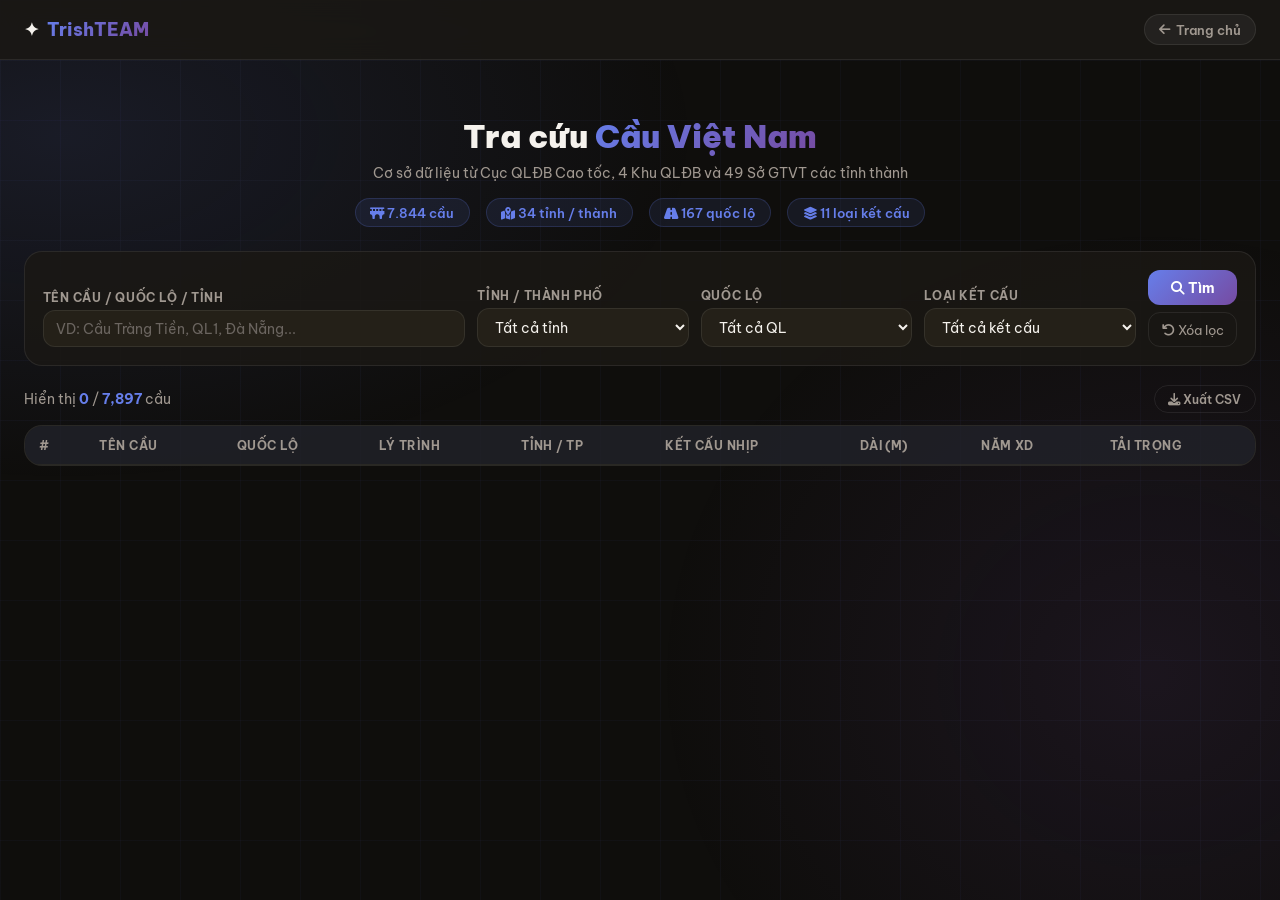
<file: bridges.html>
﻿<!DOCTYPE html>
<html lang="vi">
<head>
<meta charset="UTF-8">
    <meta http-equiv="Cache-Control" content="no-cache, no-store, must-revalidate">
    <meta http-equiv="Pragma" content="no-cache">
    <meta http-equiv="Expires" content="0">

<meta name="viewport" content="width=device-width, initial-scale=1.0">
<title>Tra cứu Cầu Việt Nam — TrishTeam</title>
<link href="https://fonts.googleapis.com/css2?family=Be+Vietnam+Pro:wght@400;500;600;700;800;900&display=swap&subset=vietnamese" rel="stylesheet">
<link rel="stylesheet" href="https://cdnjs.cloudflare.com/ajax/libs/font-awesome/6.4.0/css/all.min.css">
<style>
:root {
  --bg:#0f0e0c;--bg2:#1a1814;--bg3:#242018;--card:#1e1c18;
  --border:rgba(255,255,255,0.08);--border2:rgba(255,255,255,0.15);
  --text:#f5f2ed;--muted:#a09890;--hint:#6b6560;
  --accent:#667eea;--accent2:#764ba2;
  --grad:linear-gradient(135deg,#667eea,#764ba2);
  --green:#10b981;--red:#ef4444;--yellow:#f59e0b;
  --r:12px;--r2:18px;
}
*{box-sizing:border-box;margin:0;padding:0}
body{font-family:'Be Vietnam Pro',sans-serif;background:var(--bg);color:var(--text);min-height:100vh;position:relative}
body::before{content:'';position:fixed;inset:0;z-index:-2;
  background:radial-gradient(ellipse 90% 70% at 5% 15%,rgba(102,126,234,0.12) 0%,transparent 55%),
  radial-gradient(ellipse 70% 90% at 90% 75%,rgba(118,75,162,0.12) 0%,transparent 55%);
  animation:gbgMove 25s ease-in-out infinite;pointer-events:none}
body::after{content:'';position:fixed;inset:0;z-index:-1;
  background-image:linear-gradient(rgba(102,126,234,0.04) 1px,transparent 1px),
  linear-gradient(90deg,rgba(102,126,234,0.04) 1px,transparent 1px);
  background-size:60px 60px;pointer-events:none}
@keyframes gbgMove{0%,100%{transform:translate(0,0) scale(1)}33%{transform:translate(18px,-12px) scale(1.02)}66%{transform:translate(-12px,18px) scale(0.98)}}
@keyframes spin{to{transform:rotate(360deg)}}
@keyframes fez-spin{to{transform:rotate(360deg)}}
.fez-spinner{border-radius:50%;border:2.5px solid transparent;border-top-color:#667eea;border-bottom-color:#667eea;animation:fez-spin .9s linear infinite;flex-shrink:0}
.fez-spinner-sm{width:16px;height:16px}
/* TOPBAR */
.topbar{display:flex;align-items:center;justify-content:space-between;padding:0 1.5rem;height:60px;background:rgba(26,24,20,0.9);backdrop-filter:blur(12px);border-bottom:1px solid var(--border);position:sticky;top:0;z-index:100}
.topbar-brand{display:flex;align-items:center;gap:.5rem;font-weight:800;font-size:1.1rem;text-decoration:none;color:var(--text)}
.topbar-brand span{background:var(--grad);-webkit-background-clip:text;-webkit-text-fill-color:transparent;background-clip:text}
.back-btn{display:flex;align-items:center;gap:.4rem;padding:.4rem .85rem;border:1px solid var(--border);border-radius:30px;background:rgba(255,255,255,.05);color:var(--muted);text-decoration:none;font-size:.82rem;font-weight:600;transition:all .2s}
.back-btn:hover{color:var(--text);border-color:rgba(255,255,255,.2)}
/* LAYOUT */
.wrap{max-width:1300px;margin:0 auto;padding:1.5rem}
/* HERO */
.hero{text-align:center;padding:2rem 0 1.5rem}
.hero h1{font-size:2rem;font-weight:900;margin-bottom:.5rem}
.hero h1 span{background:var(--grad);-webkit-background-clip:text;-webkit-text-fill-color:transparent;background-clip:text}
.hero p{color:var(--muted);font-size:.9rem}
.stats-row{display:flex;gap:1rem;justify-content:center;margin-top:1rem;flex-wrap:wrap}
.stat-chip{padding:.35rem .9rem;background:rgba(102,126,234,.1);border:1px solid rgba(102,126,234,.2);border-radius:20px;font-size:.8rem;font-weight:600;color:var(--accent)}
/* FILTER BAR */
.filter-bar{background:rgba(26,24,20,0.85);border:1.5px solid var(--border);border-radius:var(--r2);padding:1.1rem;margin-bottom:1.2rem;display:grid;grid-template-columns:2fr 1fr 1fr 1fr auto;gap:.75rem;align-items:end}
.filter-group label{font-size:.72rem;font-weight:700;color:var(--muted);text-transform:uppercase;letter-spacing:.05em;display:block;margin-bottom:.3rem}
.filter-bar input,.filter-bar select{width:100%;padding:.55rem .8rem;background:var(--bg3);border:1.5px solid var(--border);border-radius:var(--r);color:var(--text);font-family:inherit;font-size:.85rem;transition:border-color .15s}
.filter-bar input:focus,.filter-bar select:focus{outline:none;border-color:rgba(102,126,234,.5)}
.filter-bar input::placeholder{color:var(--hint)}
.btn-search{padding:.55rem 1.2rem;background:var(--grad);border:none;border-radius:var(--r);color:#fff;font-family:inherit;font-size:.85rem;font-weight:700;cursor:pointer;white-space:nowrap;transition:opacity .15s}
.btn-search:hover{opacity:.85}
.btn-reset{padding:.55rem .8rem;background:transparent;border:1.5px solid var(--border);border-radius:var(--r);color:var(--muted);font-family:inherit;font-size:.82rem;cursor:pointer;transition:all .15s}
.btn-reset:hover{border-color:var(--border2);color:var(--text)}
/* RESULTS */
.result-bar{display:flex;align-items:center;justify-content:space-between;margin-bottom:.75rem;flex-wrap:wrap;gap:.5rem}
.result-count{font-size:.85rem;color:var(--muted)}
.result-count strong{color:var(--accent)}
.export-btn{padding:.35rem .85rem;background:transparent;border:1.5px solid var(--border);border-radius:20px;color:var(--muted);font-size:.78rem;font-weight:600;cursor:pointer;font-family:inherit;transition:all .15s}
.export-btn:hover{border-color:var(--accent);color:var(--accent)}
/* TABLE */
.table-wrap{overflow-x:auto;background:rgba(26,24,20,0.75);border:1.5px solid var(--border);border-radius:var(--r2)}
table{width:100%;border-collapse:collapse;font-size:.82rem}
th{background:rgba(102,126,234,.08);padding:.7rem .85rem;text-align:left;font-size:.72rem;font-weight:700;text-transform:uppercase;letter-spacing:.04em;color:var(--muted);border-bottom:1px solid var(--border);white-space:nowrap}
td{padding:.65rem .85rem;border-bottom:1px solid var(--border);vertical-align:middle}
tr:last-child td{border-bottom:none}
tr:hover td{background:rgba(255,255,255,.02)}
.bridge-name{font-weight:700;color:var(--text);cursor:pointer}
.bridge-name:hover{color:var(--accent)}
.ql-badge{display:inline-block;padding:2px 8px;border-radius:20px;background:rgba(102,126,234,.12);color:var(--accent);font-size:.72rem;font-weight:700;font-family:monospace}
.ket-cau{font-size:.75rem;color:var(--muted)}
.year-badge{font-size:.75rem;color:var(--hint)}
/* DETAIL MODAL */
.modal-overlay{position:fixed;inset:0;background:rgba(0,0,0,.7);z-index:200;display:none;align-items:center;justify-content:center;padding:1rem}
.modal-overlay.show{display:flex}
.modal{background:var(--bg2);border:1.5px solid var(--border2);border-radius:20px;width:100%;max-width:600px;max-height:85vh;overflow-y:auto}
.modal-header{padding:1.1rem 1.4rem;border-bottom:1px solid var(--border);display:flex;align-items:center;justify-content:space-between}
.modal-title{font-size:1rem;font-weight:800}
.modal-close{width:30px;height:30px;border:none;background:rgba(255,255,255,.08);border-radius:50%;cursor:pointer;color:var(--muted);font-size:.9rem;display:flex;align-items:center;justify-content:center}
.modal-body{padding:1.2rem 1.4rem}
.detail-grid{display:grid;grid-template-columns:1fr 1fr;gap:.65rem}
.detail-item{background:rgba(255,255,255,.03);border-radius:var(--r);padding:.65rem .85rem}
.detail-label{font-size:.7rem;font-weight:700;color:var(--muted);text-transform:uppercase;letter-spacing:.04em;margin-bottom:.25rem}
.detail-value{font-size:.88rem;font-weight:600}
/* PAGINATION */
.pagination{display:flex;align-items:center;justify-content:center;gap:.4rem;margin-top:1.2rem;flex-wrap:wrap}
.page-btn{width:34px;height:34px;border:1.5px solid var(--border);border-radius:var(--r);background:transparent;color:var(--muted);font-family:inherit;font-size:.82rem;cursor:pointer;transition:all .15s;display:flex;align-items:center;justify-content:center}
.page-btn:hover,.page-btn.active{background:rgba(102,126,234,.15);border-color:rgba(102,126,234,.4);color:var(--accent)}
.page-info{font-size:.8rem;color:var(--hint);padding:0 .5rem}
@media(max-width:768px){
  .filter-bar{grid-template-columns:1fr 1fr}
  .detail-grid{grid-template-columns:1fr}
}
</style>
    <link rel="stylesheet" href="tokens.css">

</head>
<body>
<div class="topbar">
  <a href="index.html" class="topbar-brand">✦ <span>TrishTEAM</span></a>
  <a href="index.html" class="back-btn"><i class="fas fa-arrow-left"></i> Trang chủ</a>
</div>
<div class="wrap">
  <div class="hero">
    <h1>Tra cứu <span>Cầu Việt Nam</span></h1>
    <p>Cơ sở dữ liệu từ Cục QLĐB Cao tốc, 4 Khu QLĐB và 49 Sở GTVT các tỉnh thành</p>
    <div class="stats-row">
      <span class="stat-chip"><i class="fas fa-bridge"></i> 7.844 cầu</span>
      <span class="stat-chip"><i class="fas fa-map-marked-alt"></i> 34 tỉnh / thành</span>
      <span class="stat-chip"><i class="fas fa-road"></i> 167 quốc lộ</span>
      <span class="stat-chip"><i class="fas fa-layer-group"></i> 11 loại kết cấu</span>
    </div>
  </div>
  <!-- FILTER -->
  <div class="filter-bar">
    <div class="filter-group">
      <label>Tên cầu / Quốc lộ / Tỉnh</label>
      <input type="text" id="q-search" placeholder="VD: Cầu Tràng Tiền, QL1, Đà Nẵng..." oninput="debounceSearch()">
    </div>
    <div class="filter-group">
      <label>Tỉnh / Thành phố</label>
      <select id="q-province" onchange="doSearch()">
        <option value="">Tất cả tỉnh</option>
        <option value="An Giang">An Giang</option>
<option value="Bắc Ninh">Bắc Ninh</option>
<option value="Cao Bằng">Cao Bằng</option>
<option value="Cà Mau">Cà Mau</option>
<option value="Cần Thơ">Cần Thơ</option>
<option value="Gia Lai">Gia Lai</option>
<option value="Hà Nội">Hà Nội</option>
<option value="Hà Tĩnh">Hà Tĩnh</option>
<option value="Hưng Yên">Hưng Yên</option>
<option value="Hải Phòng">Hải Phòng</option>
<option value="Hồ Chí Minh">Hồ Chí Minh</option>
<option value="Khánh Hòa">Khánh Hòa</option>
<option value="Lai Châu">Lai Châu</option>
<option value="Lào Cai">Lào Cai</option>
<option value="Lâm Đồng">Lâm Đồng</option>
<option value="Lạng Sơn">Lạng Sơn</option>
<option value="Nghệ An">Nghệ An</option>
<option value="Ninh Bình">Ninh Bình</option>
<option value="Phú Thọ">Phú Thọ</option>
<option value="Quảng Ngãi">Quảng Ngãi</option>
<option value="Quảng Ninh">Quảng Ninh</option>
<option value="Quảng Trị">Quảng Trị</option>
<option value="Sơn La">Sơn La</option>
<option value="Thanh Hóa">Thanh Hóa</option>
<option value="Thái Nguyên">Thái Nguyên</option>
<option value="Thừa Thiên Huế">Thừa Thiên Huế</option>
<option value="Tuyên Quang">Tuyên Quang</option>
<option value="Tây Ninh">Tây Ninh</option>
<option value="Vĩnh Long">Vĩnh Long</option>
<option value="Điện Biên">Điện Biên</option>
<option value="Đà Nẵng">Đà Nẵng</option>
<option value="Đắk Lắk">Đắk Lắk</option>
<option value="Đồng Nai">Đồng Nai</option>
<option value="Đồng Tháp">Đồng Tháp</option>
      </select>
    </div>
    <div class="filter-group">
      <label>Quốc lộ</label>
      <select id="q-road" onchange="doSearch()">
        <option value="">Tất cả QL</option>
        <option value="CT Cầu Giẽ-Ninh Bình">CT Cầu Giẽ-Ninh Bình</option>
<option value="CT HCM-LT-Cầu Giây">CT HCM-LT-Cầu Giây</option>
<option value="CT HCM-Trung Lương">CT HCM-Trung Lương</option>
<option value="CT Hà Nội-Hải Phòng">CT Hà Nội-Hải Phòng</option>
<option value="CT Nội Bài - Lào Cai">CT Nội Bài - Lào Cai</option>
<option value="CT Pháp Vân-Cầu Giẽ">CT Pháp Vân-Cầu Giẽ</option>
<option value="CT Đà Nẵng-Quảng Ngãi">CT Đà Nẵng-Quảng Ngãi</option>
<option value="Hành lang VB phía Nam">Hành lang VB phía Nam</option>
<option value="Hầm Hải vân-Túy loan">Hầm Hải vân-Túy loan</option>
<option value="QL HCM">QL HCM</option>
<option value="QL N1">QL N1</option>
<option value="QL N2">QL N2</option>
<option value="QL N2B">QL N2B</option>
<option value="QL NS-HCM">QL NS-HCM</option>
<option value="QL Nam Sông Hậu">QL Nam Sông Hậu</option>
<option value="QL Nội Bài - Bắc Ninh">QL Nội Bài - Bắc Ninh</option>
<option value="QL Quản Lô -Phụng Hiệp">QL Quản Lô -Phụng Hiệp</option>
<option value="QL Trường sơn-đông">QL Trường sơn-đông</option>
<option value="QL Tuyến tránh">QL Tuyến tránh</option>
<option value="QL X2">QL X2</option>
<option value="QL09C">QL09C</option>
<option value="QL1">QL1</option>
<option value="QL10">QL10</option>
<option value="QL100">QL100</option>
<option value="QL12">QL12</option>
<option value="QL12A">QL12A</option>
<option value="QL12B">QL12B</option>
<option value="QL12C">QL12C</option>
<option value="QL13">QL13</option>
<option value="QL14">QL14</option>
<option value="QL14B">QL14B</option>
<option value="QL14C">QL14C</option>
<option value="QL14D">QL14D</option>
<option value="QL14E">QL14E</option>
<option value="QL14G">QL14G</option>
<option value="QL15">QL15</option>
<option value="QL15B">QL15B</option>
<option value="QL15C">QL15C</option>
<option value="QL15D">QL15D</option>
<option value="QL16">QL16</option>
<option value="QL17">QL17</option>
<option value="QL18">QL18</option>
<option value="QL18B">QL18B</option>
<option value="QL18C">QL18C</option>
<option value="QL19">QL19</option>
<option value="QL19B">QL19B</option>
<option value="QL19C">QL19C</option>
<option value="QL1A-HCM-TL">QL1A-HCM-TL</option>
<option value="QL1A-T-ĐP">QL1A-T-ĐP</option>
<option value="QL1A_DT_BH">QL1A_DT_BH</option>
      </select>
    </div>
    <div class="filter-group">
      <label>Loại kết cấu</label>
      <select id="q-struct" onchange="doSearch()">
        <option value="">Tất cả kết cấu</option>
        <option value="Bản rỗng">Bản rỗng</option>
<option value="Bản đặc">Bản đặc</option>
<option value="Dạng khác">Dạng khác</option>
<option value="Dầm, mạng dầm">Dầm, mạng dầm</option>
<option value="Extradose">Extradose</option>
<option value="Giàn chạy dưới">Giàn chạy dưới</option>
<option value="Giàn chạy trên">Giàn chạy trên</option>
<option value="Khung">Khung</option>
<option value="Treo dây võng">Treo dây võng</option>
<option value="Treo dây văng">Treo dây văng</option>
<option value="Vòm">Vòm</option>
      </select>
    </div>
    <div style="display:flex;gap:.4rem;flex-direction:column">
      <button class="btn-search" onclick="doSearch()"><i class="fas fa-search"></i> Tìm</button>
      <button class="btn-reset" onclick="resetSearch()"><i class="fas fa-undo"></i> Xóa lọc</button>
    </div>
  </div>
  <!-- RESULTS -->
  <div class="result-bar">
    <div class="result-count">Hiển thị <strong id="result-count">0</strong> / <strong id="total-count">7,897</strong> cầu</div>
    <div id="load-status" style="display:none;align-items:center;gap:.65rem;font-size:.82rem;color:var(--muted)">
      <div class="fez-spinner fez-spinner-sm"></div>
      Đang tải dữ liệu VBMS...
    </div>
    <button class="export-btn" onclick="exportCSV()"><i class="fas fa-download"></i> Xuất CSV</button>
  </div>
  <div class="table-wrap">
    <table>
      <thead>
        <tr>
          <th>#</th>
          <th>Tên cầu</th>
          <th>Quốc lộ</th>
          <th>Lý trình</th>
          <th>Tỉnh / TP</th>
          <th>Kết cấu nhịp</th>
          <th>Dài (m)</th>
          <th>Năm XD</th>
          <th>Tải trọng</th>
        </tr>
      </thead>
      <tbody id="bridges-tbody"></tbody>
    </table>
  </div>
  <div class="pagination" id="pagination"></div>
</div>
<!-- MODAL -->
<div class="modal-overlay" id="modal" onclick="closeModal(event)">
  <div class="modal">
    <div class="modal-header">
      <div class="modal-title" id="modal-title">Chi tiết cầu</div>
      <button class="modal-close" onclick="document.getElementById('modal').classList.remove('show')">✕</button>
    </div>
    <div class="modal-body" id="modal-body"></div>
  </div>
</div>
<script>
// ── VBMS DATA — 8 files nhỏ (~300KB/file) load song song ──
// Chia nhỏ để Vercel không timeout, fallback jsDelivr
const BD_FILES = 8;
const BD_BASE_VERCEL = (i) => `/bd${i}.json`;
const BD_BASE_CDN    = (i) => `https://cdn.jsdelivr.net/gh/hosytri07/trishteam-website@main/bd${i}.json`;
let BRIDGES = [];

async function fetchJSON(url) {
    const res = await fetch(url, { cache: 'force-cache' });
    if (!res.ok) throw new Error(`HTTP ${res.status}`);
    const text = await res.text();
    if (text.trim().startsWith('<')) throw new Error('HTML not JSON');
    return JSON.parse(text);
}

async function loadBridgesData() {
    const loadEl = document.getElementById('load-status');
    const totalEl = document.getElementById('total-count');
    if (loadEl) loadEl.style.display = 'flex';

    // Thử Vercel trước, fallback CDN
    for (const baseFn of [BD_BASE_VERCEL, BD_BASE_CDN]) {
        try {
            const urls = Array.from({length: BD_FILES}, (_,i) => baseFn(i+1));
            // allSettled: không fail khi 1 file lỗi
            const results = await Promise.allSettled(urls.map(u => fetchJSON(u)));
            let allData = [];
            for (const r of results) {
                if (r.status === 'fulfilled') {
                    allData = allData.concat(r.value.d || r.value.data || []);
                }
            }
            if (allData.length < 100) continue; // Không đủ data

            BRIDGES = allData.map((b, i) => ({
                id: i + 1,
                t:  b.ten_cau || '',
                q:  b.quoc_lo || '',
                l:  b.ly_trinh || '',
                p:  b.tinh_tp || b.tinh || '',
                dv: b.don_vi_ql || '',
                v:  b.doi_tuong_vuot || '',
                d:  b.chieu_dai || '',
                r:  b.chieu_rong || '',
                k:  b.ket_cau_nhip || '',
                tr: b.tai_trong_tk || b.tai_trong_kt || '',
                n:  b.nam_xay || b.nam_kt || '',
                tt: b.tinh_trang || '',
            }));

            if (totalEl) totalEl.textContent = BRIDGES.length.toLocaleString('vi-VN');
            if (loadEl) loadEl.style.display = 'none';
            doSearch();
            return; // thành công
        } catch(e) {
            console.warn('Bridge load failed for base', baseFn(1), ':', e.message);
            continue;
        }
    }
    // Tất cả thất bại - hiện lỗi chi tiết
    console.error('All bridge sources failed');
    if (loadEl) loadEl.innerHTML =
        '<span style="color:#ef4444">⚠️ Không tải được dữ liệu. Kiểm tra Console (F12) để biết chi tiết.</span>';
}
>
</file>
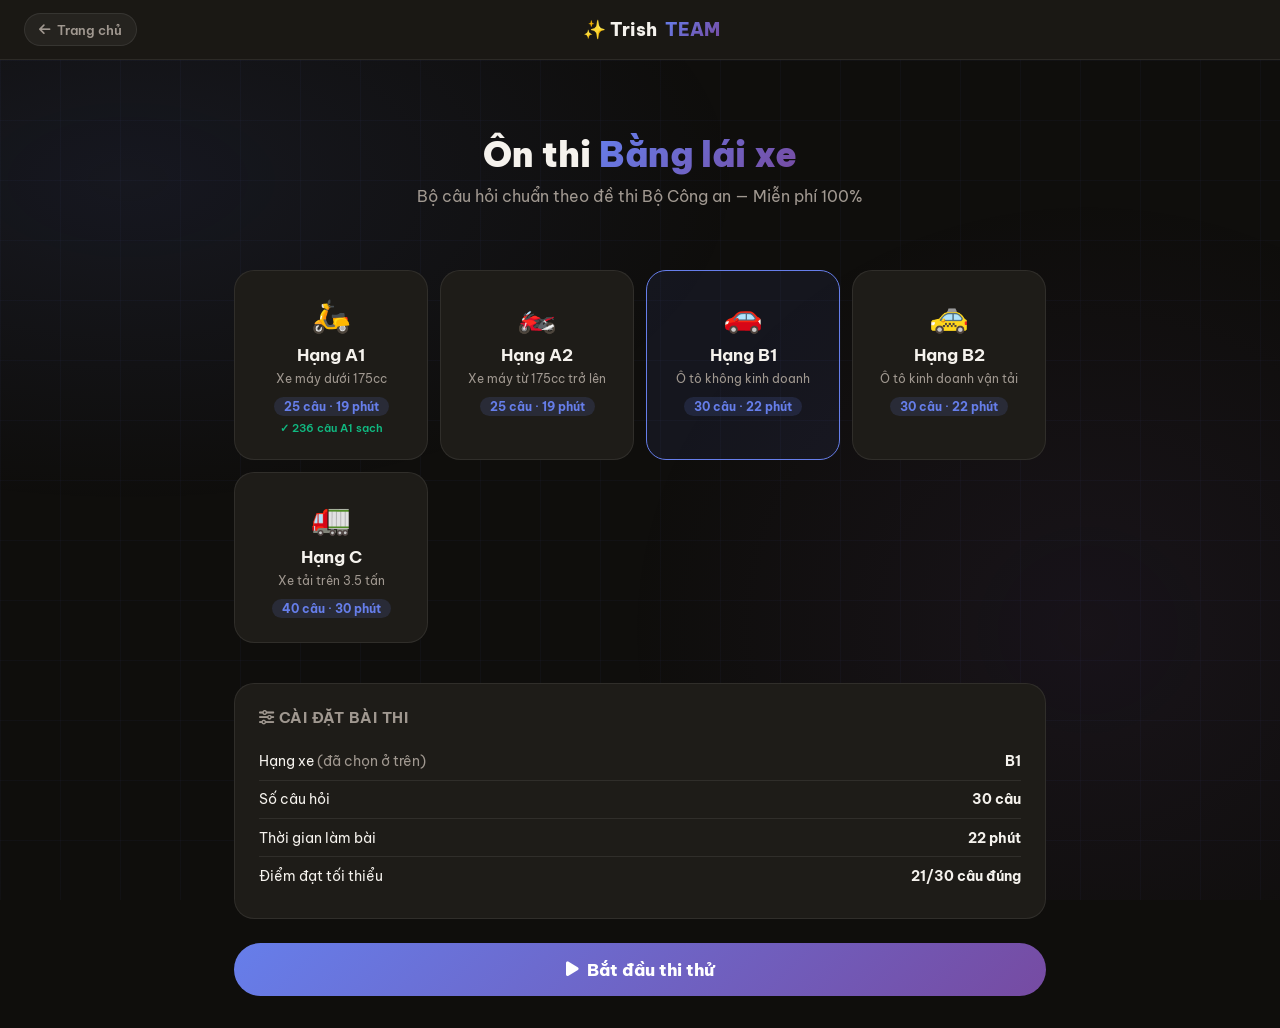
<file: driving-test.html>
﻿<!DOCTYPE html>
<html lang="vi">
<head>
<meta charset="UTF-8">
    <meta http-equiv="Cache-Control" content="no-cache, no-store, must-revalidate">
    <meta http-equiv="Pragma" content="no-cache">
    <meta http-equiv="Expires" content="0">

<meta name="viewport" content="width=device-width, initial-scale=1.0">
<title>Ôn Thi Bằng Lái Xe — TrishTeam</title>
<link href="https://fonts.googleapis.com/css2?family=Be+Vietnam+Pro:wght@400;500;600;700;800;900&display=swap&subset=vietnamese" rel="stylesheet">
<link rel="stylesheet" href="https://cdnjs.cloudflare.com/ajax/libs/font-awesome/6.4.0/css/all.min.css">
<style>
:root {
  --bg: #0f0e0c; --bg2: #1a1814; --bg3: #242018;
  --card: #1e1c18; --border: rgba(255,255,255,0.08);
  --text: #f5f2ed; --muted: #a09890; --hint: #6b6560;
  --accent: #667eea; --accent2: #764ba2;
  --grad: linear-gradient(135deg,#667eea,#764ba2);
  --green: #10b981; --red: #ef4444; --yellow: #f59e0b;
  --r: 12px; --r2: 20px;
}
*{box-sizing:border-box;margin:0;padding:0}
body{font-family:'Be Vietnam Pro',sans-serif;background:var(--bg);color:var(--text);min-height:100vh}

/* NAV */
.topbar{display:flex;align-items:center;justify-content:space-between;padding:0 1.5rem;height:60px;background:var(--bg2);border-bottom:1px solid var(--border);position:sticky;top:0;z-index:100}
.topbar-brand{display:flex;align-items:center;gap:.5rem;font-weight:800;font-size:1.15rem;text-decoration:none;color:var(--text)}
.topbar-brand span{background:var(--grad);-webkit-background-clip:text;-webkit-text-fill-color:transparent;background-clip:text}
.back-btn{display:flex;align-items:center;gap:.4rem;padding:.45rem .9rem;border:1px solid var(--border);border-radius:30px;background:rgba(255,255,255,.05);color:var(--muted);text-decoration:none;font-size:.82rem;font-weight:600;transition:all .2s}
.back-btn:hover{color:var(--text);border-color:rgba(255,255,255,.2)}

/* WRAPPER */
.wrap{max-width:860px;margin:0 auto;padding:2rem 1.5rem}

/* SCREEN SYSTEM */
.screen{display:none}
.screen.active{display:block}

/* ── HOME SCREEN ── */
.home-hero{text-align:center;padding:2.5rem 0 2rem}
.home-hero h1{font-size:2.2rem;font-weight:900;margin-bottom:.6rem}
.home-hero h1 span{background:var(--grad);-webkit-background-clip:text;-webkit-text-fill-color:transparent;background-clip:text}
.home-hero p{color:var(--muted);font-size:1rem;margin-bottom:2rem}
.grade-grid{display:grid;grid-template-columns:repeat(auto-fit,minmax(160px,1fr));gap:12px;margin-bottom:2.5rem}
.grade-card{background:var(--card);border:1.5px solid var(--border);border-radius:var(--r2);padding:1.5rem 1rem;text-align:center;cursor:pointer;transition:all .2s}
.grade-card:hover,.grade-card.selected{border-color:var(--accent);background:rgba(102,126,234,.08)}
.grade-card .icon{font-size:2rem;margin-bottom:.6rem}
.grade-card h3{font-size:1.05rem;font-weight:700;margin-bottom:.3rem}
.grade-card p{font-size:.78rem;color:var(--muted);line-height:1.5}
.grade-card .badge{display:inline-block;margin-top:.5rem;font-size:.72rem;font-weight:700;padding:2px 10px;border-radius:20px;background:rgba(102,126,234,.15);color:var(--accent)}

.start-settings{background:var(--card);border:1.5px solid var(--border);border-radius:var(--r2);padding:1.5rem;margin-bottom:1.5rem}
.start-settings h3{font-size:.95rem;font-weight:700;margin-bottom:1rem;color:var(--muted);text-transform:uppercase;letter-spacing:.05em}
.setting-row{display:flex;justify-content:space-between;align-items:center;padding:.6rem 0;border-bottom:1px solid var(--border);font-size:.9rem}
.setting-row:last-child{border-bottom:none}
.setting-row span{color:var(--muted);font-size:.85rem}
.setting-val{font-weight:700;color:var(--text)}

.btn-start{width:100%;padding:1rem;background:var(--grad);border:none;border-radius:40px;color:#fff;font-size:1.05rem;font-weight:800;cursor:pointer;transition:all .2s;font-family:inherit;display:flex;align-items:center;justify-content:center;gap:.5rem}
.btn-start:hover{transform:translateY(-2px);box-shadow:0 6px 24px rgba(102,126,234,.4)}
.btn-start:disabled{opacity:.5;cursor:not-allowed;transform:none}

/* ── QUIZ SCREEN ── */
.quiz-header{display:flex;align-items:center;gap:1rem;margin-bottom:1.5rem;flex-wrap:wrap}
.quiz-progress{flex:1;height:6px;background:var(--bg3);border-radius:3px;overflow:hidden}
.quiz-progress-bar{height:100%;background:var(--grad);border-radius:3px;transition:width .3s}
.quiz-timer{display:flex;align-items:center;gap:.4rem;font-size:.9rem;font-weight:700;color:var(--text);background:var(--card);border:1.5px solid var(--border);padding:.4rem .8rem;border-radius:30px;min-width:80px;justify-content:center}
.quiz-timer.warn{color:var(--yellow);border-color:var(--yellow)}
.quiz-timer.danger{color:var(--red);border-color:var(--red);animation:pulse 1s infinite}
@keyframes pulse{0%,100%{opacity:1}50%{opacity:.6}}
.quiz-count{font-size:.85rem;color:var(--muted);font-weight:600;white-space:nowrap}

.question-card{background:var(--card);border:1.5px solid var(--border);border-radius:var(--r2);padding:1.6rem;margin-bottom:1rem}
.question-cat{font-size:.72rem;font-weight:700;color:var(--accent);text-transform:uppercase;letter-spacing:.06em;margin-bottom:.6rem}
.question-text{font-size:1.05rem;font-weight:600;line-height:1.6;color:var(--text)}

.options-list{display:flex;flex-direction:column;gap:.6rem;margin-bottom:1rem}
.option-btn{display:flex;align-items:center;gap:.75rem;padding:.85rem 1rem;background:var(--card);border:1.5px solid var(--border);border-radius:var(--r);cursor:pointer;transition:all .18s;font-family:inherit;font-size:.9rem;font-weight:500;color:var(--text);text-align:left;width:100%}
.option-btn:hover:not(:disabled){border-color:var(--accent);background:rgba(102,126,234,.07)}
.option-btn:disabled{cursor:default}
.option-btn.correct{border-color:var(--green)!important;background:rgba(16,185,129,.1)!important;color:var(--green)}
.option-btn.wrong{border-color:var(--red)!important;background:rgba(239,68,68,.1)!important;color:var(--red)}
.option-btn.reveal{border-color:var(--green);background:rgba(16,185,129,.06);color:var(--green)}
.option-letter{width:28px;height:28px;border-radius:50%;background:var(--bg3);display:flex;align-items:center;justify-content:center;font-size:.8rem;font-weight:700;flex-shrink:0;border:1px solid var(--border)}
.correct .option-letter,.reveal .option-letter{background:var(--green);color:#fff;border-color:var(--green)}
.wrong .option-letter{background:var(--red);color:#fff;border-color:var(--red)}

.explain-box{background:rgba(102,126,234,.08);border:1.5px solid rgba(102,126,234,.25);border-radius:var(--r);padding:.9rem 1rem;font-size:.87rem;color:var(--muted);line-height:1.65;margin-bottom:1rem;display:none}
.explain-box.show{display:block}
.explain-box strong{color:var(--text)}

.quiz-nav{display:flex;gap:.6rem;justify-content:space-between}
.btn-nav{flex:1;padding:.75rem;border-radius:40px;font-family:inherit;font-size:.88rem;font-weight:700;cursor:pointer;transition:all .18s;border:1.5px solid var(--border);background:transparent;color:var(--muted)}
.btn-nav:hover{border-color:var(--accent);color:var(--text)}
.btn-nav.primary{background:var(--grad);color:#fff;border:none}
.btn-nav.primary:hover{box-shadow:0 4px 16px rgba(102,126,234,.35)}

/* ── RESULT SCREEN ── */
.result-hero{text-align:center;padding:2rem 0 1.5rem}
.score-ring{width:130px;height:130px;border-radius:50%;margin:0 auto 1rem;display:flex;flex-direction:column;align-items:center;justify-content:center;border:6px solid var(--border);position:relative}
.score-ring.pass{border-color:var(--green);box-shadow:0 0 30px rgba(16,185,129,.25)}
.score-ring.fail{border-color:var(--red);box-shadow:0 0 30px rgba(239,68,68,.2)}
.score-num{font-size:2.4rem;font-weight:900;line-height:1}
.score-ring.pass .score-num{color:var(--green)}
.score-ring.fail .score-num{color:var(--red)}
.score-label{font-size:.72rem;color:var(--muted);font-weight:600}
.result-title{font-size:1.5rem;font-weight:800;margin-bottom:.4rem}
.result-sub{color:var(--muted);font-size:.9rem}
.result-stats{display:grid;grid-template-columns:repeat(3,1fr);gap:10px;margin:1.5rem 0}
.stat-box{background:var(--card);border:1.5px solid var(--border);border-radius:var(--r);padding:1rem;text-align:center}
.stat-box .num{font-size:1.5rem;font-weight:800;font-family:'Be Vietnam Pro',sans-serif}
.stat-box .lbl{font-size:.72rem;color:var(--muted);font-weight:600;margin-top:3px;text-transform:uppercase;letter-spacing:.05em}
.stat-box.green .num{color:var(--green)}
.stat-box.red .num{color:var(--red)}
.stat-box.blue .num{color:var(--accent)}
.result-actions{display:flex;gap:.6rem;flex-wrap:wrap}
.result-actions button{flex:1;min-width:130px;padding:.8rem;border-radius:40px;font-family:inherit;font-size:.88rem;font-weight:700;cursor:pointer;border:1.5px solid var(--border);background:transparent;color:var(--muted);transition:all .18s}
.result-actions .btn-retry{background:var(--grad);color:#fff;border:none}
.result-actions .btn-retry:hover{box-shadow:0 4px 16px rgba(102,126,234,.35)}
.result-actions button:hover{border-color:var(--accent);color:var(--text)}

/* Review */
.review-section{margin-top:1.5rem}
.review-title{font-size:.85rem;font-weight:700;color:var(--muted);text-transform:uppercase;letter-spacing:.06em;margin-bottom:.75rem}
.review-item{background:var(--card);border:1.5px solid var(--border);border-radius:var(--r);padding:.9rem 1rem;margin-bottom:.5rem;font-size:.87rem}
.review-item.wrong-item{border-color:rgba(239,68,68,.3)}
.review-q{font-weight:600;margin-bottom:.4rem;color:var(--text)}
.review-a{display:flex;align-items:center;gap:.5rem}
.review-a.w{color:var(--red)}.review-a.c{color:var(--green)}

/* History */
.history-section{background:var(--card);border:1.5px solid var(--border);border-radius:var(--r2);padding:1.2rem;margin-top:1.5rem}
.history-title{font-size:.85rem;font-weight:700;color:var(--muted);text-transform:uppercase;letter-spacing:.06em;margin-bottom:.75rem}
.history-item{display:flex;justify-content:space-between;align-items:center;padding:.5rem 0;border-bottom:1px solid var(--border);font-size:.83rem}
.history-item:last-child{border-bottom:none}
.history-score{font-weight:800;font-size:.95rem}
.history-score.p{color:var(--green)}.history-score.f{color:var(--red)}

@media(max-width:600px){
  .grade-grid{grid-template-columns:1fr 1fr}
  .result-stats{grid-template-columns:1fr 1fr 1fr}
  .quiz-header{flex-wrap:wrap}
}

/* ── GLOBAL ANIMATED BG ── */
body::before {
    content:'';position:fixed;inset:0;z-index:-2;
    background:
        radial-gradient(ellipse 80% 60% at 10% 20%, rgba(102,126,234,0.09) 0%, transparent 60%),
        radial-gradient(ellipse 60% 80% at 85% 70%, rgba(118,75,162,0.09) 0%, transparent 60%);
    animation: gbgMove 25s ease-in-out infinite;
    pointer-events:none;
}
body::after {
    content:'';position:fixed;inset:0;z-index:-1;
    background-image:
        linear-gradient(rgba(102,126,234,0.04) 1px, transparent 1px),
        linear-gradient(90deg, rgba(102,126,234,0.04) 1px, transparent 1px);
    background-size:60px 60px;
    pointer-events:none;
}
@keyframes gbgMove {
    0%,100%{transform:translate(0,0) scale(1)}
    33%{transform:translate(18px,-12px) scale(1.02)}
    66%{transform:translate(-12px,18px) scale(0.98)}
}
</style>
    <link rel="stylesheet" href="tokens.css">

</head>
<body>

<div class="topbar">
  <a href="index.html" class="back-btn"><i class="fas fa-arrow-left"></i> Trang chủ</a>
  <a href="index.html" class="topbar-brand">✨ Trish<span>TEAM</span></a>
  <div style="width:90px"></div>
</div>

<div class="wrap">

  <!-- ── HOME ── -->
  <div class="screen active" id="screen-home">
    <div class="home-hero">
      <h1>Ôn thi <span>Bằng lái xe</span></h1>
      <p>Bộ câu hỏi chuẩn theo đề thi Bộ Công an — Miễn phí 100%</p>
    </div>

    <div class="grade-grid" id="grade-grid">
      <div class="grade-card" data-grade="A1" data-q="25" data-t="19" onclick="selectGrade(this)">
        <div class="icon">🛵</div>
        <h3>Hạng A1</h3>
        <p>Xe máy dưới 175cc</p>
        <span class="badge">25 câu · 19 phút</span>
        <div style="font-size:.68rem;color:var(--green);margin-top:.3rem;font-weight:600">✓ 236 câu A1 sạch</div>
      </div>
      <div class="grade-card" data-grade="A2" data-q="25" data-t="19" onclick="selectGrade(this)">
        <div class="icon">🏍️</div>
        <h3>Hạng A2</h3>
        <p>Xe máy từ 175cc trở lên</p>
        <span class="badge">25 câu · 19 phút</span>
      </div>
      <div class="grade-card selected" data-grade="B1" data-q="30" data-t="22" onclick="selectGrade(this)">
        <div class="icon">🚗</div>
        <h3>Hạng B1</h3>
        <p>Ô tô không kinh doanh</p>
        <span class="badge">30 câu · 22 phút</span>
      </div>
      <div class="grade-card" data-grade="B2" data-q="30" data-t="22" onclick="selectGrade(this)">
        <div class="icon">🚕</div>
        <h3>Hạng B2</h3>
        <p>Ô tô kinh doanh vận tải</p>
        <span class="badge">30 câu · 22 phút</span>
      </div>
      <div class="grade-card" data-grade="C" data-q="40" data-t="30" onclick="selectGrade(this)">
        <div class="icon">🚛</div>
        <h3>Hạng C</h3>
        <p>Xe tải trên 3.5 tấn</p>
        <span class="badge">40 câu · 30 phút</span>
      </div>
    </div>

    <div class="start-settings">
      <h3><i class="fas fa-sliders-h"></i> Cài đặt bài thi</h3>
      <div class="setting-row">
        <div>Hạng xe <span>(đã chọn ở trên)</span></div>
        <div class="setting-val" id="cfg-grade">B1</div>
      </div>
      <div class="setting-row">
        <div>Số câu hỏi</div>
        <div class="setting-val" id="cfg-q">30 câu</div>
      </div>
      <div class="setting-row">
        <div>Thời gian làm bài</div>
        <div class="setting-val" id="cfg-t">22 phút</div>
      </div>
      <div class="setting-row">
        <div>Điểm đạt tối thiểu</div>
        <div class="setting-val">21/30 câu đúng</div>
      </div>
    </div>

    <button class="btn-start" onclick="startQuiz()">
      <i class="fas fa-play"></i> Bắt đầu thi thử
    </button>

    <!-- Lịch sử thi -->
    <div class="history-section" id="history-section" style="display:none">
      <div class="history-title"><i class="fas fa-history"></i> Lịch sử làm bài</div>
      <div id="history-list"></div>
    </div>
  </div>

  <!-- ── QUIZ ── -->
  <div class="screen" id="screen-quiz">
    <div class="quiz-header">
      <div class="quiz-count" id="q-count">Câu 1/30</div>
      <div class="quiz-progress"><div class="quiz-progress-bar" id="q-bar" style="width:3%"></div></div>
      <div class="quiz-timer" id="q-timer"><i class="fas fa-clock"></i> <span id="t-display">22:00</span></div>
    </div>
    <div class="question-card">
      <div class="question-cat" id="q-cat">Biển báo</div>
      <div class="question-text" id="q-text">Câu hỏi đang tải...</div>
    </div>
    <div class="options-list" id="options-list"></div>
    <div class="explain-box" id="explain-box">
      <strong>💡 Giải thích:</strong> <span id="explain-text"></span>
    </div>
    <div class="quiz-nav">
      <button class="btn-nav" id="btn-prev" onclick="prevQ()"><i class="fas fa-arrow-left"></i> Trước</button>
      <button class="btn-nav primary" id="btn-next" onclick="nextQ()">Tiếp theo <i class="fas fa-arrow-right"></i></button>
    </div>
  </div>

  <!-- ── RESULT ── -->
  <div class="screen" id="screen-result">
    <div class="result-hero">
      <div class="score-ring" id="score-ring">
        <div class="score-num" id="score-num">0</div>
        <div class="score-label" id="score-label">/ 30</div>
      </div>
      <h2 class="result-title" id="result-title">Kết quả thi</h2>
      <p class="result-sub" id="result-sub">Chưa có kết quả</p>
    </div>
    <div class="result-stats">
      <div class="stat-box green"><div class="num" id="r-correct">0</div><div class="lbl">Đúng</div></div>
      <div class="stat-box red"><div class="num" id="r-wrong">0</div><div class="lbl">Sai</div></div>
      <div class="stat-box blue"><div class="num" id="r-time">0s</div><div class="lbl">Thời gian</div></div>
    </div>
    <div class="result-actions">
      <button class="btn-retry" onclick="retryQuiz()"><i class="fas fa-redo"></i> Thi lại</button>
      <button onclick="showHome()"><i class="fas fa-home"></i> Trang chủ</button>
      <button onclick="toggleReview()"><i class="fas fa-list"></i> Xem đáp án</button>
    </div>
    <div class="review-section" id="review-section" style="display:none">
      <div class="review-title">Đáp án chi tiết</div>
      <div id="review-list"></div>
    </div>
  </div>

</div><!-- /wrap -->

<script src="questions.js"></script>
<script>
// ── STATE ──
let state = {
  grade: 'B1', totalQ: 30, timeMins: 22,
  questions: [], current: 0,
  answers: {}, timer: null, elapsed: 0,
  started: false
};
const PASS_RATE = 0.7; // 70% đúng để đạt

// ── GRADE SELECT ──
function selectGrade(el) {
  document.querySelectorAll('.grade-card').forEach(c => c.classList.remove('selected'));
  el.classList.add('selected');
  state.grade  = el.dataset.grade;
  state.totalQ = parseInt(el.dataset.q);
  state.timeMins = parseInt(el.dataset.t);
  document.getElementById('cfg-grade').textContent = state.grade;
  document.getElementById('cfg-q').textContent     = state.totalQ + ' câu';
  document.getElementById('cfg-t').textContent     = state.timeMins + ' phút';
}

// ── SHUFFLE ──
function shuffle(arr) {
  const a = [...arr];
  for (let i = a.length - 1; i > 0; i--) {
    const j = Math.floor(Math.random() * (i + 1));
    [a[i], a[j]] = [a[j], a[i]];
  }
  return a;
}

// ── START ──
function startQuiz() {
  let pool;
  const grade = state.grade;
  // A1/A: dùng bộ câu A1 nếu có
  if ((grade === 'A1' || grade === 'A2') && typeof DRIVING_QUESTIONS_A1 !== 'undefined' && DRIVING_QUESTIONS_A1.length > 0) {
    pool = DRIVING_QUESTIONS_A1;
  } else {
    // B1/B2/C: dùng bộ 600 câu B
    pool = typeof DRIVING_QUESTIONS !== 'undefined' ? DRIVING_QUESTIONS : SAMPLE_Q;
  }
  state.questions = shuffle(pool).slice(0, Math.min(state.totalQ, pool.length));
  state.current   = 0;
  state.answers   = {};
  state.elapsed   = 0;
  state.started   = true;
  showScreen('quiz');
  renderQ();
  startTimer();
}

function retryQuiz() { startQuiz(); }
function showHome()  {
  clearInterval(state.timer);
  state.started = false;
  showScreen('home');
  loadHistory();
}

// ── TIMER ──
function startTimer() {
  clearInterval(state.timer);
  let remaining = state.timeMins * 60;
  updateTimerDisplay(remaining);
  state.timer = setInterval(() => {
    remaining--;
    state.elapsed++;
    updateTimerDisplay(remaining);
    if (remaining <= 0) { clearInterval(state.timer); finishQuiz(); }
  }, 1000);
}

function updateTimerDisplay(sec) {
  const m = Math.floor(sec / 60).toString().padStart(2, '0');
  const s = (sec % 60).toString().padStart(2, '0');
  document.getElementById('t-display').textContent = m + ':' + s;
  const el = document.getElementById('q-timer');
  const total = state.timeMins * 60;
  el.className = 'quiz-timer' +
    (sec < 60 ? ' danger' : sec < total * 0.25 ? ' warn' : '');
}

// ── RENDER QUESTION ──
function renderQ() {
  const q   = state.questions[state.current];
  const idx = state.current;
  const total = state.questions.length;
  const answered = state.answers[idx];

  document.getElementById('q-count').textContent = `Câu ${idx+1}/${total}`;
  document.getElementById('q-bar').style.width   = ((idx+1)/total*100) + '%';
  document.getElementById('q-cat').textContent   = q.cat || 'Câu hỏi';
  document.getElementById('q-text').textContent  = q.text;

  // Options
  const list = document.getElementById('options-list');
  list.innerHTML = '';
  const letters = ['A','B','C','D'];
  q.options.forEach((opt, i) => {
    const btn = document.createElement('button');
    btn.className = 'option-btn';
    if (answered !== undefined) {
      btn.disabled = true;
      if (i === q.answer)  btn.classList.add('correct');
      if (answered === i && i !== q.answer) btn.classList.add('wrong');
    }
    btn.innerHTML = `<span class="option-letter">${letters[i]}</span>${opt}`;
    btn.onclick = () => selectAnswer(i, q.answer, q.explain);
    list.appendChild(btn);
  });

  // Explain
  const explainBox = document.getElementById('explain-box');
  if (answered !== undefined) {
    document.getElementById('explain-text').textContent = q.explain || '';
    explainBox.classList.add('show');
  } else {
    explainBox.classList.remove('show');
  }

  // Nav buttons
  document.getElementById('btn-prev').disabled = (idx === 0);
  const isLast = idx === total - 1;
  const nextBtn = document.getElementById('btn-next');
  nextBtn.innerHTML = isLast
    ? '<i class="fas fa-flag-checkered"></i> Nộp bài'
    : 'Tiếp theo <i class="fas fa-arrow-right"></i>';
  nextBtn.onclick = isLast ? finishQuiz : nextQ;
}

function selectAnswer(chosen, correct, explain) {
  if (state.answers[state.current] !== undefined) return;
  state.answers[state.current] = chosen;
  renderQ();
}

function nextQ() {
  if (state.current < state.questions.length - 1) {
    state.current++;
    renderQ();
  }
}
function prevQ() {
  if (state.current > 0) {
    state.current--;
    renderQ();
  }
}

// ── FINISH ──
function finishQuiz() {
  clearInterval(state.timer);
  const total = state.questions.length;
  let correct = 0;
  state.questions.forEach((q, i) => {
    if (state.answers[i] === q.answer) correct++;
  });
  const wrong   = total - correct;
  const passed  = correct >= Math.ceil(total * PASS_RATE);
  const pct     = Math.round(correct / total * 100);
  const mins    = Math.floor(state.elapsed / 60);
  const secs    = state.elapsed % 60;

  // Hiển thị kết quả
  const ring = document.getElementById('score-ring');
  ring.className = 'score-ring ' + (passed ? 'pass' : 'fail');
  document.getElementById('score-num').textContent = correct;
  document.getElementById('score-label').textContent = '/ ' + total;
  document.getElementById('result-title').textContent = passed ? '🎉 Chúc mừng! Đạt' : '😔 Chưa đạt';
  document.getElementById('result-sub').textContent =
    `${pct}% câu đúng — Cần ${Math.ceil(total * PASS_RATE)}/${total} câu để đạt`;
  document.getElementById('r-correct').textContent = correct;
  document.getElementById('r-wrong').textContent   = wrong;
  document.getElementById('r-time').textContent    = mins + 'm' + secs + 's';

  // Build review
  const reviewList = document.getElementById('review-list');
  reviewList.innerHTML = '';
  state.questions.forEach((q, i) => {
    const ans = state.answers[i];
    const isCorrect = ans === q.answer;
    if (!isCorrect) {
      const div = document.createElement('div');
      div.className = 'review-item wrong-item';
      div.innerHTML = `
        <div class="review-q">${i+1}. ${q.text}</div>
        <div class="review-a w"><i class="fas fa-times"></i> Bạn chọn: ${ans !== undefined ? q.options[ans] : 'Bỏ qua'}</div>
        <div class="review-a c"><i class="fas fa-check"></i> Đáp án: ${q.options[q.answer]}</div>
        <div style="margin-top:.4rem;font-size:.8rem;color:#6b6560">${q.explain||''}</div>
      `;
      reviewList.appendChild(div);
    }
  });

  // Lưu lịch sử
  const hist = JSON.parse(localStorage.getItem('driving_hist') || '[]');
  hist.unshift({
    grade: state.grade, correct, total, passed, pct,
    date: new Date().toLocaleDateString('vi-VN')
  });
  localStorage.setItem('driving_hist', JSON.stringify(hist.slice(0, 10)));

  // Lưu điểm cao nhất theo hạng bằng lái
  const gradeKey = {
    'A1': 'trish_best_a1', 'A2': 'trish_best_a1',
    'B1': 'trish_best_b1', 'B2': 'trish_best_b1', 'C': 'trish_best_b1'
  }[state.grade] || 'trish_best_b1';
  const prevBest = parseInt(localStorage.getItem(gradeKey) || '0');
  if (pct > prevBest) localStorage.setItem(gradeKey, pct);

  showScreen('result');
}

function toggleReview() {
  const s = document.getElementById('review-section');
  s.style.display = s.style.display === 'none' ? 'block' : 'none';
}

// ── HISTORY ──
function loadHistory() {
  const hist = JSON.parse(localStorage.getItem('driving_hist') || '[]');
  const sec  = document.getElementById('history-section');
  if (!hist.length) { sec.style.display = 'none'; return; }
  sec.style.display = 'block';
  document.getElementById('history-list').innerHTML = hist.map(h => `
    <div class="history-item">
      <span>Hạng ${h.grade} · ${h.date}</span>
      <span class="history-score ${h.passed?'p':'f'}">${h.correct}/${h.total} (${h.pct}%)</span>
    </div>
  `).join('');
}

// ── SCREEN SWITCH ──
function showScreen(id) {
  document.querySelectorAll('.screen').forEach(s => s.classList.remove('active'));
  document.getElementById('screen-' + id).classList.add('active');
  window.scrollTo(0,0);
}

// ── INIT ──
loadHistory();

// Fallback nếu questions.js chưa có
if (typeof DRIVING_QUESTIONS === 'undefined') {
  window.DRIVING_QUESTIONS = [];
}
</script>
</body>
</html>
</file>
<file: tokens.css>
/* AUTO-GENERATED from design/tokens.json — DO NOT EDIT BY HAND */
:root {
  /* color */
  --color-accent-primary: #667EEA;
  --color-accent-secondary: #764BA2;
  --color-accent-gradient: linear-gradient(135deg, #667EEA 0%, #764BA2 100%);
  --color-semantic-success: #10B981;
  --color-semantic-warning: #F59E0B;
  --color-semantic-danger: #EF4444;
  --color-semantic-info: #3B82F6;
  --color-neutral-0: #FFFFFF;
  --color-neutral-50: #F9FAFB;
  --color-neutral-100: #F3F4F6;
  --color-neutral-200: #E5E7EB;
  --color-neutral-300: #D1D5DB;
  --color-neutral-400: #9CA3AF;
  --color-neutral-500: #6B7280;
  --color-neutral-600: #4B5563;
  --color-neutral-700: #374151;
  --color-neutral-800: #1F2937;
  --color-neutral-900: #111827;
  --color-neutral-1000: #000000;
  --color-surface-bg: #F9FAFB;
  --color-surface-card: #FFFFFF;
  --color-surface-muted: #F3F4F6;
  --color-surface-overlay: rgba(17, 24, 39, 0.48);
  --color-text-primary: #111827;
  --color-text-secondary: #4B5563;
  --color-text-muted: #6B7280;
  --color-text-inverse: #FFFFFF;
  --color-text-link: #667EEA;
  --color-border-subtle: #E5E7EB;
  --color-border-default: #D1D5DB;
  --color-border-strong: #9CA3AF;
  --color-border-focus: #667EEA;
  /* font */
  --font-family-display: Be Vietnam Pro;
  --font-family-body: DM Sans;
  --font-family-mono: JetBrains Mono;
  --font-size-xs: 12px;
  --font-size-sm: 14px;
  --font-size-base: 16px;
  --font-size-lg: 18px;
  --font-size-xl: 20px;
  --font-size-2xl: 24px;
  --font-size-3xl: 30px;
  --font-size-4xl: 36px;
  --font-size-5xl: 48px;
  --font-weight-regular: 400;
  --font-weight-medium: 500;
  --font-weight-semibold: 600;
  --font-weight-bold: 700;
  --font-lineHeight-tight: 1.25;
  --font-lineHeight-snug: 1.375;
  --font-lineHeight-normal: 1.5;
  --font-lineHeight-relaxed: 1.625;
  /* space */
  --space-0: 0px;
  --space-1: 4px;
  --space-2: 8px;
  --space-3: 12px;
  --space-4: 16px;
  --space-5: 20px;
  --space-6: 24px;
  --space-8: 32px;
  --space-10: 40px;
  --space-12: 48px;
  --space-16: 64px;
  --space-20: 80px;
  /* radius */
  --radius-none: 0px;
  --radius-sm: 6px;
  --radius-md: 10px;
  --radius-lg: 14px;
  --radius-xl: 20px;
  --radius-2xl: 28px;
  --radius-full: 9999px;
  /* shadow */
  --shadow-xs: 0 1px 2px 0 rgba(0, 0, 0, 0.05);
  --shadow-sm: 0 1px 3px 0 rgba(0, 0, 0, 0.08), 0 1px 2px 0 rgba(0, 0, 0, 0.04);
  --shadow-md: 0 4px 6px -1px rgba(0, 0, 0, 0.08), 0 2px 4px -1px rgba(0, 0, 0, 0.04);
  --shadow-lg: 0 10px 15px -3px rgba(0, 0, 0, 0.08), 0 4px 6px -2px rgba(0, 0, 0, 0.04);
  --shadow-xl: 0 20px 25px -5px rgba(0, 0, 0, 0.10), 0 10px 10px -5px rgba(0, 0, 0, 0.04);
  /* motion */
  --motion-duration-instant: 0ms;
  --motion-duration-fast: 150ms;
  --motion-duration-normal: 240ms;
  --motion-duration-slow: 360ms;
  --motion-easing-standard: cubic-bezier(0.2, 0, 0, 1);
  --motion-easing-emphasize: cubic-bezier(0.3, 0, 0, 1);
  --motion-easing-bounce: cubic-bezier(0.68, -0.55, 0.27, 1.55);
  /* zIndex */
  --zIndex-base: 0;
  --zIndex-dropdown: 100;
  --zIndex-sticky: 200;
  --zIndex-overlay: 300;
  --zIndex-modal: 400;
  --zIndex-toast: 500;
  --zIndex-tooltip: 600;
}
</file>
